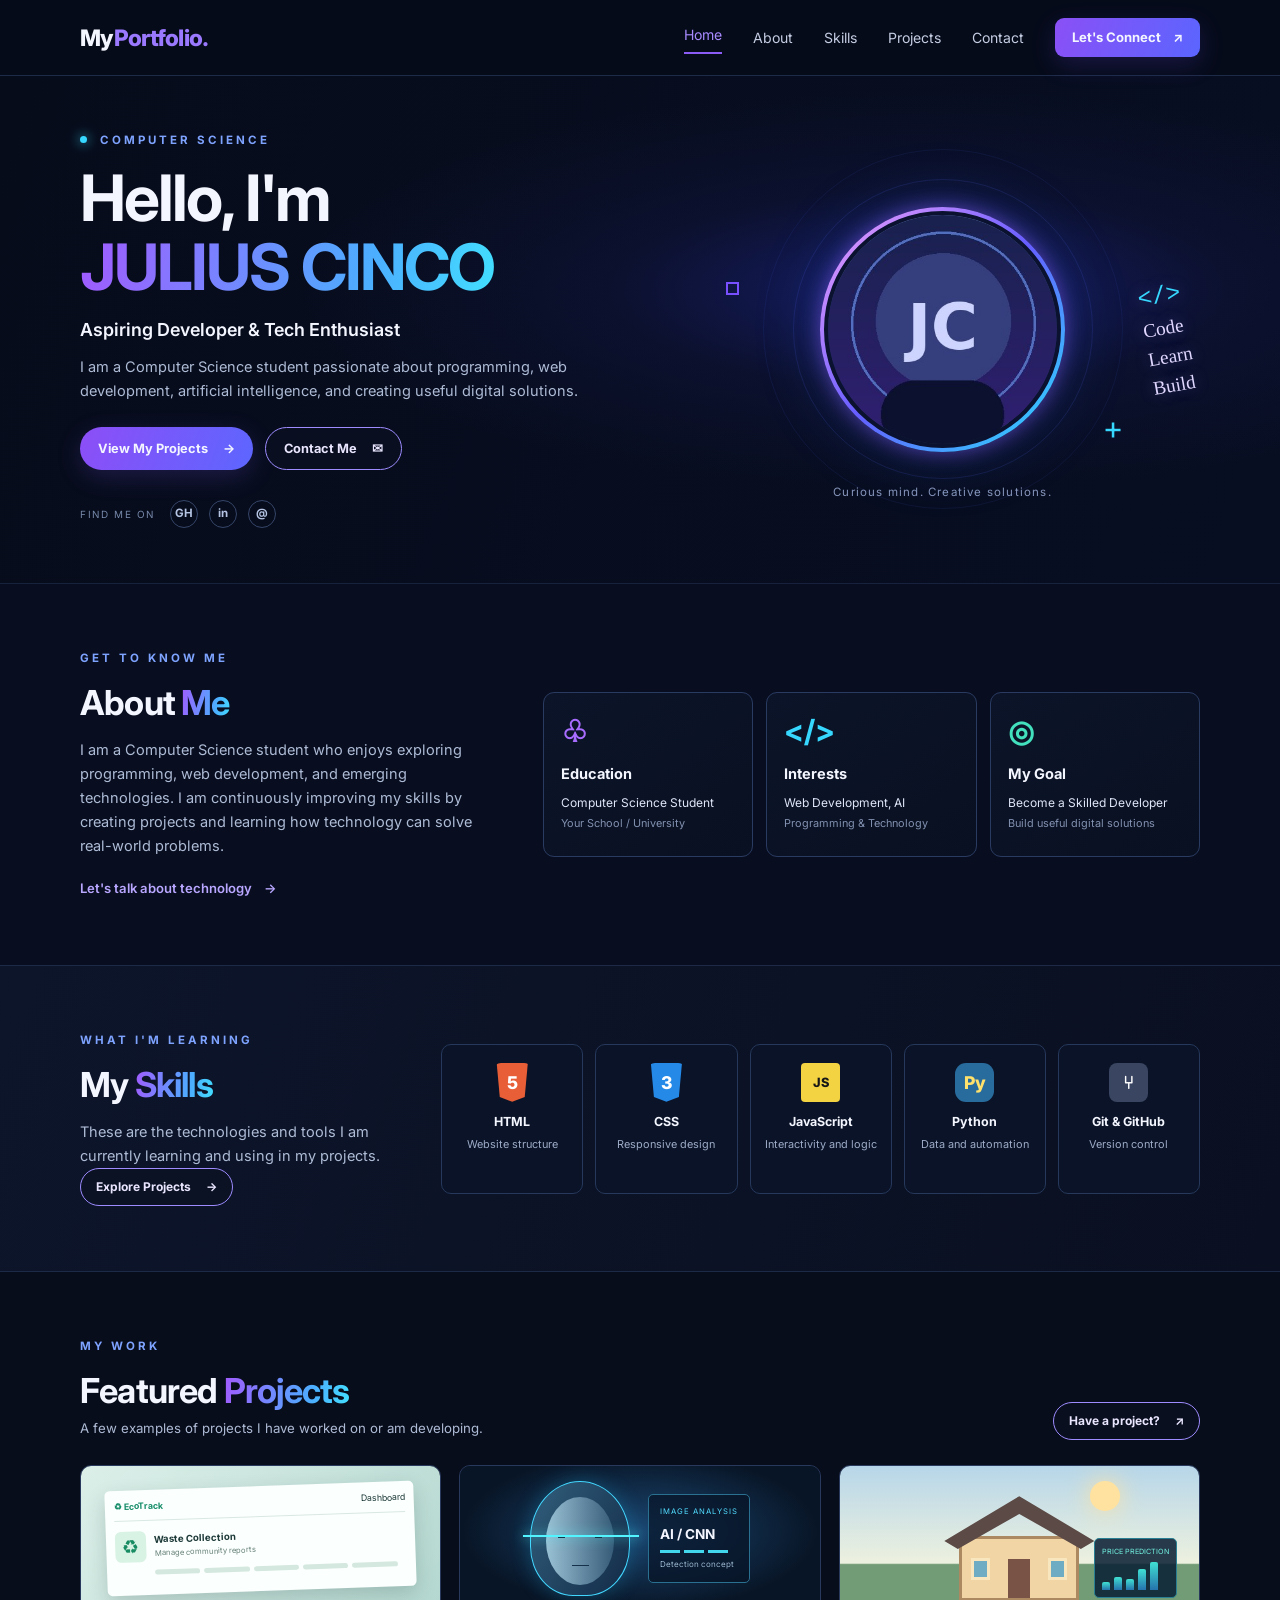
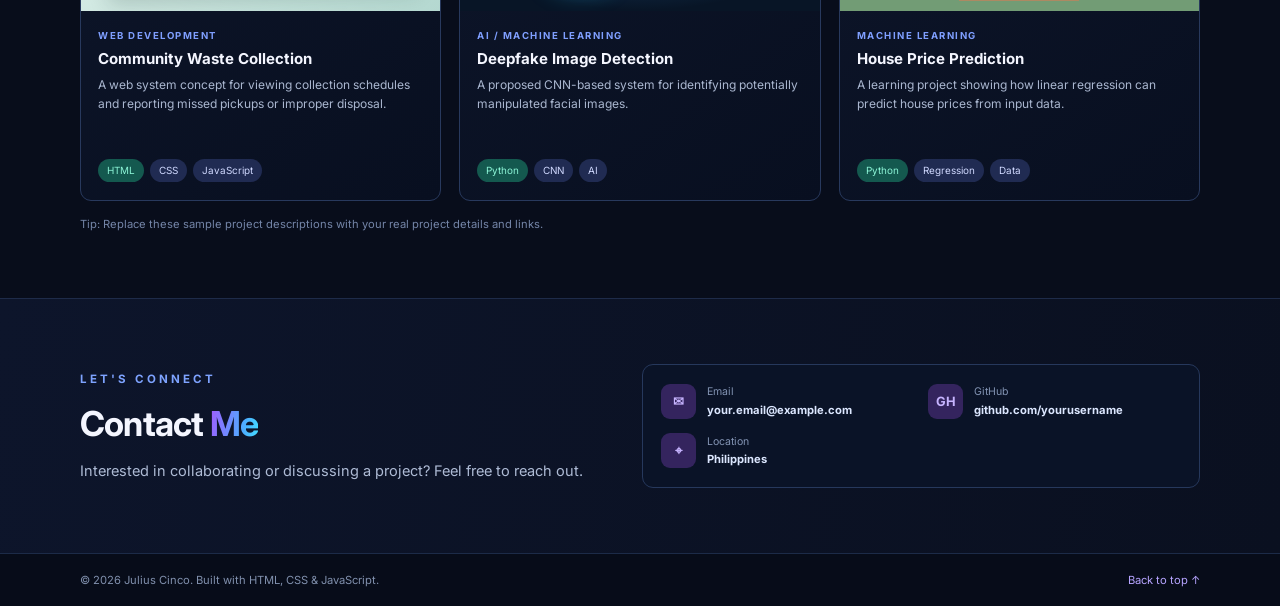
<file: portfolio_deploy_ready/index.html>
<!DOCTYPE html>
<html lang="en">

<head>
  <meta charset="UTF-8">
  <meta name="viewport" content="width=device-width, initial-scale=1.0">
  <meta name="description" content="Computer Science portfolio showcasing skills, projects, and contact information.">
  <title>MyPortfolio | Computer Science</title>
  <link rel="stylesheet" href="style.css">
</head>

<body>
  <header class="site-header">
    <nav class="navbar container" aria-label="Main navigation">
      <a class="logo" href="#home">My<span>Portfolio.</span></a>
      <button class="menu-toggle" id="menu-toggle" aria-label="Toggle menu" aria-expanded="false">☰</button>
      <ul class="nav-links" id="nav-links">
        <li><a class="nav-link active" href="#home">Home</a></li>
        <li><a class="nav-link" href="#about">About</a></li>
        <li><a class="nav-link" href="#skills">Skills</a></li>
        <li><a class="nav-link" href="#projects">Projects</a></li>
        <li><a class="nav-link" href="#contact">Contact</a></li>
        <li><a class="resume-button" href="#contact">Let's Connect <span aria-hidden="true">↗</span></a></li>
      </ul>
    </nav>
  </header>

  <main>
    <section class="hero section-anchor" id="home">
      <div class="container hero-grid">
        <div class="hero-copy">
          <p class="eyebrow"><span class="eyebrow-dot"></span> COMPUTER SCIENCE </p>
          <h1>Hello, I'm<br><span class="gradient-text">JULIUS CINCO</span></h1>
          <h2>Aspiring Developer &amp; Tech Enthusiast</h2>
          <p class="hero-description">I am a Computer Science student passionate about programming, web development, artificial
            intelligence, and creating useful digital solutions.</p>
          <div class="hero-actions">
            <a class="button button-primary" href="#projects">View My Projects <span aria-hidden="true">→</span></a>
            <a class="button button-outline" href="#contact">Contact Me <span aria-hidden="true">✉</span></a>
          </div>
          <div class="hero-socials" aria-label="Social links">
            <span>FIND ME ON</span>
            <a href="https://github.com/" target="_blank" rel="noreferrer" aria-label="GitHub">GH</a>
            <a href="https://www.linkedin.com/" target="_blank" rel="noreferrer" aria-label="LinkedIn">in</a>
            <a href="#contact" aria-label="Email">@</a>
          </div>
        </div>
        <div class="hero-visual">
          <div class="orbit orbit-one"></div>
          <div class="orbit orbit-two"></div>
          <div class="profile-frame">
            <div class="profile-inner">
              <div class="avatar-art" aria-label="Profile picture">
                <!-- CSS illustration appears automatically if pict/denji.jpg is unavailable. -->
                <div class="avatar-halo"></div>
                <div class="avatar-neck"></div>
                <div class="avatar-face">
                  <span class="eye eye-left"></span>
                  <span class="eye eye-right"></span>
                  <span class="nose"></span>
                  <span class="mouth"></span>
                </div>
                <div class="avatar-hair"></div>
                <div class="avatar-body"></div>
                <div class="avatar-hood"></div>
                <img src="pict/denji.jpg" alt="My profile photo" class="real-profile-photo" id="profile-photo">
              </div>
            </div>
          </div>
          <div class="floating-code"><span>&lt;/&gt;</span><br>Code<br>Learn<br>Build</div>
          <div class="decor decor-square"></div>
          <div class="decor decor-cross">+</div>
          <p class="visual-caption">Curious mind. Creative solutions.</p>
        </div>
      </div>
      <div class="hero-bottom-line"></div>
    </section>

    <section class="section about-section section-anchor" id="about">
      <div class="container about-grid">
        <div class="section-intro">
          <p class="eyebrow">GET TO KNOW ME</p>
          <h2 class="section-title">About <span class="gradient-text">Me</span></h2>
          <p>I am a Computer Science student who enjoys exploring programming, web development, and emerging
            technologies. I am continuously improving my skills by creating projects and learning how technology can
            solve real-world problems.</p>
          <a class="text-link" href="#contact">Let's talk about technology <span>→</span></a>
        </div>
        <div class="about-cards">
          <article class="mini-card">
            <div class="card-icon purple-icon">♧</div>
            <h3>Education</h3>
            <p>Computer Science Student</p><small>Your School / University</small>
          </article>
          <article class="mini-card">
            <div class="card-icon cyan-icon">&lt;/&gt;</div>
            <h3>Interests</h3>
            <p>Web Development, AI</p><small>Programming &amp; Technology</small>
          </article>
          <article class="mini-card">
            <div class="card-icon green-icon">◎</div>
            <h3>My Goal</h3>
            <p>Become a Skilled Developer</p><small>Build useful digital solutions</small>
          </article>
        </div>
      </div>
    </section>

    <section class="section skills-section section-anchor" id="skills">
      <div class="container skills-layout">
        <div class="section-intro">
          <p class="eyebrow">WHAT I'M LEARNING</p>
          <h2 class="section-title">My <span class="gradient-text">Skills</span></h2>
          <p>These are the technologies and tools I am currently learning and using in my projects.</p>
          <a class="button button-outline small-button" href="#projects">Explore Projects <span>→</span></a>
        </div>
        <div class="skills-grid">
          <article class="skill-card">
            <div class="skill-logo html-logo">5</div>
            <h3>HTML</h3>
            <p>Website structure</p>
          </article>
          <article class="skill-card">
            <div class="skill-logo css-logo">3</div>
            <h3>CSS</h3>
            <p>Responsive design</p>
          </article>
          <article class="skill-card">
            <div class="skill-logo js-logo">JS</div>
            <h3>JavaScript</h3>
            <p>Interactivity and logic</p>
          </article>
          <article class="skill-card">
            <div class="skill-logo python-logo">Py</div>
            <h3>Python</h3>
            <p>Data and automation</p>
          </article>
          <article class="skill-card">
            <div class="skill-logo git-logo">⑂</div>
            <h3>Git &amp; GitHub</h3>
            <p>Version control</p>
          </article>
        </div>
      </div>
    </section>

    <section class="section projects-section section-anchor" id="projects">
      <div class="container">
        <div class="projects-heading">
          <div>
            <p class="eyebrow">MY WORK</p>
            <h2 class="section-title">Featured <span class="gradient-text">Projects</span></h2>
            <p class="section-subtitle">A few examples of projects I have worked on or am developing.</p>
          </div>
          <a class="button button-outline small-button" href="#contact">Have a project? <span>↗</span></a>
        </div>
        <div class="projects-grid">
          <article class="project-card">
            <div class="project-art waste-art">
              <div class="waste-window">
                <div class="mock-nav"><b>♻ EcoTrack</b><span>Dashboard</span></div>
                <div class="mock-content">
                  <div class="mock-green-icon">♻</div>
                  <div><strong>Waste Collection</strong><small>Manage community reports</small></div>
                </div>
                <div class="mock-bars"><i></i><i></i><i></i><i></i><i></i></div>
              </div>
            </div>
            <div class="project-content">
              <p class="project-category">WEB DEVELOPMENT</p>
              <h3>Community Waste Collection</h3>
              <p>A web system concept for viewing collection schedules and reporting missed pickups or improper
                disposal.</p>
              <div class="tags"><span>HTML</span><span>CSS</span><span>JavaScript</span></div>
            </div>
          </article>
          <article class="project-card">
            <div class="project-art deepfake-art">
              <div class="scan-face">
                <div class="scan-head"><i></i><i></i><b></b></div>
                <div class="scan-line"></div>
              </div>
              <div class="scan-panel"><span>IMAGE ANALYSIS</span><strong>AI / CNN</strong>
                <div class="scan-bars"><i></i><i></i><i></i></div><small>Detection concept</small>
              </div>
            </div>
            <div class="project-content">
              <p class="project-category">AI / MACHINE LEARNING</p>
              <h3>Deepfake Image Detection</h3>
              <p>A proposed CNN-based system for identifying potentially manipulated facial images.</p>
              <div class="tags"><span>Python</span><span>CNN</span><span>AI</span></div>
            </div>
          </article>
          <article class="project-card">
            <div class="project-art house-art">
              <div class="house-scene">
                <div class="sun"></div>
                <div class="house-roof"></div>
                <div class="house-front">
                  <div class="window"></div>
                  <div class="door"></div>
                  <div class="window"></div>
                </div>
                <div class="chart"><span>PRICE PREDICTION</span>
                  <div class="chart-bars"><i></i><i></i><i></i><i></i><i></i></div>
                </div>
              </div>
            </div>
            <div class="project-content">
              <p class="project-category">MACHINE LEARNING</p>
              <h3>House Price Prediction</h3>
              <p>A learning project showing how linear regression can predict house prices from input data.</p>
              <div class="tags"><span>Python</span><span>Regression</span><span>Data</span></div>
            </div>
          </article>
        </div>
        <p class="project-note">Tip: Replace these sample project descriptions with your real project details and links.
        </p>
      </div>
    </section>

    <section class="section contact-section section-anchor" id="contact">
      <div class="container contact-layout">
        <div>
          <p class="eyebrow">LET'S CONNECT</p>
          <h2 class="section-title">Contact <span class="gradient-text">Me</span></h2>
          <p>Interested in collaborating or discussing a project? Feel free to reach out.</p>
        </div>
        <div class="contact-details">
          <a href="mailto:your.email@example.com"><span
              class="contact-symbol">✉</span><span><small>Email</small><strong>your.email@example.com</strong></span></a>
          <a href="https://github.com/" target="_blank" rel="noreferrer"><span
              class="contact-symbol">GH</span><span><small>GitHub</small><strong>github.com/yourusername</strong></span></a>
          <div><span class="contact-symbol">⌖</span><span><small>Location</small><strong>Philippines</strong></span>
          </div>
        </div>
      </div>
    </section>
  </main>

  <footer class="site-footer">
    <div class="container footer-inner">
      <p>© <span id="year"></span> Julius Cinco. Built with HTML, CSS &amp; JavaScript.</p><a href="#home"
        class="back-top">Back to top ↑</a>
    </div>
  </footer>
  <script src="script.js"></script>
</body>

</html>
</file>
<file: portfolio_deploy_ready/style.css>
@import url('https://fonts.googleapis.com/css2?family=Inter:wght@400;500;600;700;800&display=swap');

:root {
  --bg: #070c1b;
  --bg-soft: #0b1226;
  --card: #0c1429;
  --line: #243456;
  --text: #f4f6ff;
  --muted: #aebbd5;
  --purple: #8b5cf6;
  --cyan: #37d8ff;
  --green: #43e0bd;
}

* {
  box-sizing: border-box;
  margin: 0;
  padding: 0;
}

html {
  scroll-behavior: smooth;
  scroll-padding-top: 85px;
}

body {
  font-family: Inter, Arial, sans-serif;
  color: var(--text);
  background: var(--bg);
  line-height: 1.65;
}

a {
  color: inherit;
  text-decoration: none;
}

button {
  font: inherit;
}

.container {
  width: min(1120px, calc(100% - 48px));
  margin-inline: auto;
}

.site-header {
  height: 76px;
  position: sticky;
  top: 0;
  z-index: 20;
  background: rgba(7, 12, 27, .92);
  border-bottom: 1px solid rgba(64, 88, 137, .42);
  backdrop-filter: blur(18px);
}

.navbar {
  display: flex;
  align-items: center;
  justify-content: space-between;
  height: 100%;
}

.logo {
  font-size: 1.42rem;
  font-weight: 800;
  letter-spacing: -.7px;
}

.logo span {
  color: #9b79ff;
}

.nav-links {
  display: flex;
  align-items: center;
  gap: 31px;
  list-style: none;
}

.nav-link {
  color: #c4cde2;
  font-size: .88rem;
  transition: color .2s;
}

.nav-link:hover,
.nav-link.active {
  color: #a88aff;
}

.nav-link.active::after {
  content: "";
  display: block;
  height: 2px;
  background: var(--purple);
  margin-top: 5px;
}

.resume-button {
  display: inline-flex;
  gap: 12px;
  align-items: center;
  background: linear-gradient(110deg, #8a50f6, #5b65ff);
  padding: 9px 17px;
  border-radius: 9px;
  font-size: .82rem;
  font-weight: 700;
  box-shadow: 0 8px 25px #6545e733;
}

.menu-toggle {
  display: none;
  color: white;
  background: transparent;
  border: 1px solid var(--line);
  border-radius: 8px;
  padding: 5px 10px;
  font-size: 1.3rem;
  cursor: pointer;
}

.hero {
  position: relative;
  overflow: hidden;
  background: radial-gradient(ellipse at 72% 42%, #161d63 0, rgba(13, 18, 52, .7) 24%, transparent 48%), linear-gradient(110deg, #070c1b, #080e22);
}

.hero-grid {
  min-height: 465px;
  display: grid;
  grid-template-columns: 1.05fr .95fr;
  align-items: center;
  gap: 36px;
  padding-block: 55px;
}

.eyebrow {
  color: #7ea3ff;
  letter-spacing: 3px;
  font-weight: 700;
  font-size: .72rem;
  margin-bottom: 13px;
}

.eyebrow-dot {
  display: inline-block;
  width: 7px;
  height: 7px;
  border-radius: 50%;
  background: var(--cyan);
  margin: 0 7px 1px 0;
  box-shadow: 0 0 12px var(--cyan);
}

.hero h1 {
  font-size: clamp(2.8rem, 5vw, 4.3rem);
  line-height: 1.08;
  letter-spacing: -2px;
  margin-bottom: 14px;
}

.gradient-text {
  color: #9d7cff;
  background: linear-gradient(100deg, #a25aff, #4caeff 70%, #42dfff);
  -webkit-background-clip: text;
  background-clip: text;
  -webkit-text-fill-color: transparent;
}

.hero h2 {
  font-size: 1.12rem;
  font-weight: 600;
  margin-bottom: 10px;
}

.hero-description,
.section-intro>p:not(.eyebrow),
.contact-layout>div:first-child>p:not(.eyebrow) {
  color: var(--muted);
  font-size: .91rem;
  max-width: 540px;
}

.hero-actions {
  display: flex;
  flex-wrap: wrap;
  gap: 12px;
  margin-top: 24px;
}

.button {
  display: inline-flex;
  align-items: center;
  justify-content: center;
  gap: 15px;
  padding: 10px 18px;
  border-radius: 24px;
  font-size: .8rem;
  font-weight: 700;
  transition: transform .2s, box-shadow .2s;
}

.button:hover,
.resume-button:hover {
  transform: translateY(-2px);
}

.button-primary {
  background: linear-gradient(110deg, #8d4ef7, #5d66ff);
  box-shadow: 0 7px 24px #7251ed35;
}

.button-outline {
  border: 1px solid #9d8bff;
  color: #e9e5ff;
  background: #0b1122aa;
}

.small-button {
  padding: 8px 15px;
  font-size: .75rem;
}

.hero-socials {
  display: flex;
  align-items: center;
  gap: 11px;
  margin-top: 30px;
}

.hero-socials>span {
  color: #7688aa;
  font-size: .62rem;
  letter-spacing: 1.6px;
  margin-right: 4px;
}

.hero-socials a {
  width: 28px;
  height: 28px;
  display: grid;
  place-items: center;
  border: 1px solid #354568;
  color: #b6c5e4;
  border-radius: 50%;
  font-size: .72rem;
  font-weight: 700;
}

.hero-visual {
  position: relative;
  min-height: 340px;
  display: grid;
  place-items: center;
}

.profile-frame {
  position: relative;
  width: 245px;
  height: 245px;
  padding: 4px;
  border-radius: 50%;
  background: linear-gradient(135deg, #f6a2ff, #665dff, #27e3ff);
  box-shadow: 0 0 20px #8c5cff88, 0 0 65px #2d66ff40;
  z-index: 2;
}

.profile-inner {
  width: 100%;
  height: 100%;
  overflow: hidden;
  border: 4px solid #0a1230;
  border-radius: 50%;
  background: radial-gradient(circle at 50% 20%, #667fbd, #17254c 66%, #080d1d);
}

.real-profile-photo {
  width: 100%;
  height: 100%;
  object-fit: cover;
  object-position: center;
  border-radius: 50%;
  display: block;
}

.avatar-art {
  height: 100%;
  position: relative;
  overflow: hidden;
}

.avatar-halo {
  position: absolute;
  width: 180px;
  height: 180px;
  left: 28px;
  top: 20px;
  border-radius: 50%;
  background: linear-gradient(140deg, #a6caff, #496ac0);
  opacity: .45;
}

.avatar-body {
  position: absolute;
  width: 190px;
  height: 110px;
  left: 23px;
  bottom: -20px;
  border-radius: 48% 48% 0 0;
  background: linear-gradient(110deg, #050914, #18223b 52%, #050914);
  z-index: 4;
}

.avatar-hood {
  position: absolute;
  width: 128px;
  height: 112px;
  left: 53px;
  bottom: -9px;
  border-radius: 45% 45% 0 0;
  border: 9px solid #26344e;
  border-bottom: 0;
  z-index: 5;
}

.avatar-neck {
  position: absolute;
  z-index: 3;
  width: 45px;
  height: 55px;
  top: 144px;
  left: 99px;
  background: #b87965;
}

.avatar-face {
  position: absolute;
  z-index: 3;
  width: 91px;
  height: 117px;
  left: 76px;
  top: 48px;
  border-radius: 44% 45% 48% 48%;
  background: linear-gradient(110deg, #e3ad91, #bd806a);
  transform: rotate(-3deg);
}

.avatar-hair {
  position: absolute;
  z-index: 4;
  width: 108px;
  height: 70px;
  top: 38px;
  left: 69px;
  border-radius: 52% 48% 25% 22%;
  background: #10121d;
  transform: rotate(-5deg);
  box-shadow: inset 12px 4px 0 #242739;
}

.eye {
  position: absolute;
  top: 48px;
  width: 7px;
  height: 4px;
  border-radius: 50%;
  background: #26202a;
}

.eye-left {
  left: 20px;
}

.eye-right {
  right: 20px;
}

.nose {
  position: absolute;
  top: 51px;
  left: 44px;
  width: 8px;
  height: 15px;
  border-right: 1px solid #9b6257;
  transform: rotate(10deg);
}

.mouth {
  position: absolute;
  top: 78px;
  left: 36px;
  width: 19px;
  height: 5px;
  border-bottom: 2px solid #7b3d42;
  border-radius: 50%;
}

.orbit {
  position: absolute;
  width: 300px;
  height: 300px;
  border: 1px solid #5c67ff25;
  border-radius: 50%;
}

.orbit-two {
  width: 360px;
  height: 360px;
  border-color: #4c74ff16;
}

.floating-code {
  position: absolute;
  right: 2%;
  top: 35%;
  z-index: 3;
  color: #e0d7ff;
  font-family: cursive;
  font-size: 1.2rem;
  line-height: 1.5;
  transform: rotate(-10deg);
  text-shadow: 0 0 15px #9d8bff66;
}

.floating-code span {
  font-family: monospace;
  font-size: 1.5rem;
  color: var(--cyan);
}

.decor {
  position: absolute;
  color: #875aff;
  font-size: 2rem;
}

.decor-square {
  width: 13px;
  height: 13px;
  border: 2px solid #7850ff;
  left: 8%;
  top: 36%;
}

.decor-cross {
  right: 15%;
  bottom: 13%;
  color: var(--cyan);
}

.visual-caption {
  position: absolute;
  bottom: -3px;
  color: #8796bb;
  font-size: .72rem;
  letter-spacing: 1.2px;
}

.hero-bottom-line {
  height: 1px;
  background: #24345688;
}

.section {
  padding-block: 65px;
}

.about-section {
  background: #080e20;
}

.about-grid {
  display: grid;
  grid-template-columns: .9fr 1.45fr;
  align-items: center;
  gap: 55px;
}

.section-title {
  font-size: 2.15rem;
  line-height: 1.25;
  letter-spacing: -.8px;
  margin-bottom: 14px;
}

.text-link {
  display: inline-flex;
  gap: 12px;
  margin-top: 20px;
  font-size: .82rem;
  color: #b9a6ff;
  font-weight: 600;
}

.about-cards {
  display: grid;
  grid-template-columns: repeat(3, 1fr);
  gap: 13px;
}

.mini-card {
  min-height: 165px;
  padding: 19px 17px;
  border: 1px solid #2a3b61;
  border-radius: 11px;
  background: linear-gradient(145deg, #0c1429, #091021);
  transition: transform .2s, border-color .2s;
}

.mini-card:hover,
.skill-card:hover,
.project-card:hover {
  transform: translateY(-4px);
  border-color: #7465d8;
}

.card-icon {
  font-size: 1.9rem;
  line-height: 1.3;
  margin-bottom: 10px;
  font-weight: 700;
}

.purple-icon {
  color: #a86cff;
}

.cyan-icon {
  color: var(--cyan);
}

.green-icon {
  color: var(--green);
}

.mini-card h3 {
  font-size: .91rem;
  margin-bottom: 7px;
}

.mini-card p {
  font-size: .75rem;
  color: #dfe6f8;
}

.mini-card small {
  display: block;
  color: #8291b0;
  font-size: .68rem;
  margin-top: 3px;
}

.skills-section {
  background: linear-gradient(110deg, #0d152b, #0a1021);
  border-block: 1px solid #1c2a48;
}

.skills-layout {
  display: grid;
  grid-template-columns: .75fr 1.8fr;
  align-items: center;
  gap: 45px;
}

.skills-grid {
  display: grid;
  grid-template-columns: repeat(5, 1fr);
  gap: 12px;
}

.skill-card {
  min-height: 150px;
  padding: 18px 9px;
  text-align: center;
  background: #0a1327;
  border: 1px solid #26385b;
  border-radius: 10px;
  transition: .2s;
}

.skill-logo {
  height: 39px;
  width: 39px;
  margin: 0 auto 10px;
  display: grid;
  place-items: center;
  border-radius: 8px;
  font-weight: 800;
  font-size: 1.1rem;
}

.html-logo {
  color: white;
  background: #e85e36;
  clip-path: polygon(10% 0, 90% 0, 82% 88%, 50% 100%, 18% 88%);
}

.css-logo {
  color: white;
  background: #2589e8;
  clip-path: polygon(10% 0, 90% 0, 82% 88%, 50% 100%, 18% 88%);
}

.js-logo {
  color: #171717;
  background: #f4d343;
  font-size: .8rem;
  border-radius: 4px;
}

.python-logo {
  color: #ffe16b;
  background: #286b9d;
  border-radius: 11px;
}

.git-logo {
  color: #fff;
  background: #3a4561;
}

.skill-card h3 {
  font-size: .78rem;
  margin-bottom: 5px;
}

.skill-card p {
  color: #9eacc8;
  font-size: .68rem;
  line-height: 1.45;
}

.projects-section {
  background: #080d1b;
}

.projects-heading {
  display: flex;
  justify-content: space-between;
  align-items: end;
  gap: 20px;
  margin-bottom: 25px;
}

.projects-heading .section-title {
  margin-bottom: 6px;
}

.section-subtitle {
  color: var(--muted);
  font-size: .83rem;
}

.projects-grid {
  display: grid;
  grid-template-columns: repeat(3, 1fr);
  gap: 18px;
}

.project-card {
  border: 1px solid #28395d;
  border-radius: 11px;
  overflow: hidden;
  background: linear-gradient(145deg, #0d1529, #080f20);
  transition: transform .2s, border-color .2s;
}

.project-art {
  height: 145px;
  display: flex;
  align-items: center;
  justify-content: center;
  overflow: hidden;
  position: relative;
}

.waste-art {
  background: linear-gradient(130deg, #dcefe9, #b4d8d0);
}

.waste-window {
  width: 86%;
  height: 105px;
  background: #fbfffd;
  border-radius: 5px;
  box-shadow: 0 8px 20px #142e2d30;
  color: #1d3a39;
  padding: 9px;
  transform: rotate(-2deg);
}

.mock-nav {
  display: flex;
  justify-content: space-between;
  font-size: .55rem;
  border-bottom: 1px solid #d9e8e4;
  padding-bottom: 6px;
}

.mock-nav b {
  color: #168d69;
}

.mock-content {
  display: flex;
  align-items: center;
  gap: 8px;
  margin-top: 10px;
}

.mock-green-icon {
  width: 31px;
  height: 31px;
  display: grid;
  place-items: center;
  background: #d8f2e4;
  border-radius: 6px;
  color: #178b62;
  font-size: 1.2rem;
}

.mock-content strong,
.mock-content small {
  display: block;
}

.mock-content strong {
  font-size: .6rem;
}

.mock-content small {
  font-size: .48rem;
  color: #68827b;
}

.mock-bars {
  display: flex;
  gap: 4px;
  margin: 8px 0 0 39px;
}

.mock-bars i {
  display: block;
  height: 5px;
  width: 18%;
  background: #d4e8df;
  border-radius: 5px;
}

.deepfake-art {
  background: radial-gradient(ellipse at 50% 45%, #1b4772, #081526 70%);
}

.scan-face {
  width: 100px;
  height: 115px;
  position: relative;
  border: 1px solid #42d7ff;
  border-radius: 50% 50% 43% 43%;
  background: linear-gradient(120deg, #315f7c, #132b48);
  box-shadow: 0 0 20px #25c9ff40;
}

.scan-head {
  position: absolute;
  inset: 15px 15px 10px;
  border-radius: 50%;
  background: linear-gradient(90deg, #9ac2d5, #365b78);
}

.scan-head i {
  position: absolute;
  top: 38px;
  width: 7px;
  height: 3px;
  background: #091a2d;
}

.scan-head i:first-child {
  left: 12px;
}

.scan-head i:nth-child(2) {
  right: 12px;
}

.scan-head b {
  position: absolute;
  left: 26px;
  bottom: 19px;
  width: 17px;
  height: 4px;
  border-bottom: 1px solid #15324a;
}

.scan-line {
  position: absolute;
  top: 47%;
  left: -8px;
  width: 116px;
  height: 2px;
  background: #52f4ff;
  box-shadow: 0 0 12px #52f4ff;
}

.scan-panel {
  margin-left: 18px;
  padding: 11px;
  border: 1px solid #2a7191;
  border-radius: 5px;
  background: #061324aa;
}

.scan-panel span,
.scan-panel strong,
.scan-panel small {
  display: block;
}

.scan-panel span {
  font-size: .48rem;
  color: #52dcff;
  letter-spacing: 1px;
}

.scan-panel strong {
  font-size: .85rem;
  margin: 4px 0;
}

.scan-panel small {
  color: #9bb8d0;
  font-size: .5rem;
}

.scan-bars {
  display: flex;
  gap: 4px;
  margin: 5px 0;
}

.scan-bars i {
  width: 20px;
  height: 3px;
  background: #43d7ed;
}

.house-art {
  background: linear-gradient(#b7d6e9, #edf1df 67%, #729c75 68%);
}

.house-scene {
  position: relative;
  width: 100%;
  height: 100%;
  display: flex;
  align-items: center;
  justify-content: center;
}

.sun {
  position: absolute;
  right: 22%;
  top: 15px;
  width: 30px;
  height: 30px;
  background: #ffe2a0;
  border-radius: 50%;
  box-shadow: 0 0 25px #ffe2a0;
}

.house-roof {
  position: absolute;
  top: 30px;
  width: 150px;
  height: 66px;
  background: #5b4a46;
  clip-path: polygon(50% 0, 100% 68%, 91% 80%, 50% 27%, 9% 80%, 0 68%);
  z-index: 2;
}

.house-front {
  position: absolute;
  top: 70px;
  width: 120px;
  height: 65px;
  background: #f2d5a4;
  border: 3px solid #ad8962;
  display: flex;
  align-items: center;
  justify-content: space-around;
}

.window {
  width: 19px;
  height: 22px;
  background: #6eacc4;
  border: 3px solid #f8e6bf;
}

.door {
  width: 22px;
  height: 39px;
  background: #795345;
  align-self: end;
}

.chart {
  position: absolute;
  right: 6%;
  bottom: 13px;
  background: #0a2034dd;
  border: 1px solid #2a8092;
  padding: 7px;
  border-radius: 5px;
  color: #72f1e1;
  font-size: .45rem;
}

.chart-bars {
  display: flex;
  align-items: end;
  height: 28px;
  gap: 4px;
  margin-top: 4px;
}

.chart-bars i {
  width: 8px;
  background: linear-gradient(#40e1d3, #2573ad);
  border-radius: 2px 2px 0 0;
}

.chart-bars i:nth-child(1) {
  height: 30%
}

.chart-bars i:nth-child(2) {
  height: 48%
}

.chart-bars i:nth-child(3) {
  height: 40%
}

.chart-bars i:nth-child(4) {
  height: 75%
}

.chart-bars i:nth-child(5) {
  height: 100%
}

.project-content {
  padding: 17px 17px 18px;
}

.project-category {
  color: #7f9fff;
  font-size: .6rem;
  font-weight: 700;
  letter-spacing: 1.5px;
  margin-bottom: 5px;
}

.project-content h3 {
  font-size: .94rem;
  line-height: 1.35;
  margin-bottom: 7px;
}

.project-content>p:not(.project-category) {
  color: #aab7d0;
  font-size: .75rem;
  line-height: 1.55;
  min-height: 70px;
}

.tags {
  display: flex;
  flex-wrap: wrap;
  gap: 6px;
  margin-top: 13px;
}

.tags span {
  background: #202b52;
  color: #d0d9ff;
  padding: 3px 9px;
  border-radius: 15px;
  font-size: .62rem;
}

.tags span:first-child {
  background: #14594f;
  color: #8cf5d7;
}

.project-note {
  color: #7485a8;
  font-size: .7rem;
  margin-top: 14px;
}

.contact-section {
  background: linear-gradient(100deg, #0d152b, #0a1020);
  border-top: 1px solid #1e2b49;
}

.contact-layout {
  display: grid;
  grid-template-columns: 1fr 1.1fr;
  align-items: center;
  gap: 55px;
}

.contact-details {
  display: grid;
  grid-template-columns: 1fr 1fr;
  gap: 14px;
  padding: 18px;
  border: 1px solid #26385c;
  border-radius: 11px;
  background: #0a1327;
}

.contact-details>a,
.contact-details>div {
  display: flex;
  align-items: center;
  gap: 11px;
  min-width: 0;
}

.contact-symbol {
  display: grid;
  place-items: center;
  flex-shrink: 0;
  width: 35px;
  height: 35px;
  border-radius: 9px;
  color: #c7b4ff;
  background: #34245e;
  font-size: .8rem;
  font-weight: 700;
}

.contact-details small,
.contact-details strong {
  display: block;
}

.contact-details small {
  color: #8394b4;
  font-size: .66rem;
}

.contact-details strong {
  color: #dce7ff;
  font-size: .7rem;
  overflow-wrap: anywhere;
}

.site-footer {
  border-top: 1px solid #1c2b48;
  background: #070c19;
  padding: 17px 0;
  color: #8090ad;
  font-size: .7rem;
}

.footer-inner {
  display: flex;
  justify-content: space-between;
  align-items: center;
  gap: 15px;
}

.back-top {
  color: #b6a4ff;
}

@media (max-width: 900px) {
  .nav-links {
    gap: 17px;
  }

  .hero-grid {
    gap: 15px;
  }

  .profile-frame {
    width: 215px;
    height: 215px;
  }

  .floating-code {
    right: -1%;
    font-size: 1rem;
  }

  .about-grid,
  .skills-layout {
    grid-template-columns: 1fr;
    gap: 28px;
  }

  .skills-grid {
    grid-template-columns: repeat(5, 1fr);
  }

  .mini-card {
    padding: 15px 12px;
  }

  .projects-grid {
    gap: 12px;
  }

  .project-content {
    padding: 14px;
  }
}

@media (max-width: 700px) {
  .container {
    width: min(100% - 34px, 540px);
  }

  .site-header {
    height: 68px;
  }

  .menu-toggle {
    display: block;
  }

  .nav-links {
    display: none;
    position: absolute;
    top: 67px;
    left: 0;
    right: 0;
    padding: 20px 25px 25px;
    background: #080e20;
    border-bottom: 1px solid var(--line);
    flex-direction: column;
    align-items: stretch;
    gap: 15px;
  }

  .nav-links.open {
    display: flex;
  }

  .nav-link.active::after {
    display: none;
  }

  .resume-button {
    justify-content: center;
  }

  .hero-grid {
    grid-template-columns: 1fr;
    padding-block: 55px 45px;
    text-align: center;
  }

  .hero-description {
    margin-inline: auto;
  }

  .hero-actions,
  .hero-socials {
    justify-content: center;
  }

  .hero-visual {
    min-height: 300px;
  }

  .profile-frame {
    width: 220px;
    height: 220px;
  }

  .orbit {
    width: 260px;
    height: 260px;
  }

  .orbit-two {
    width: 300px;
    height: 300px;
  }

  .floating-code {
    right: 3%;
  }

  .decor-square {
    left: 7%;
  }

  .section {
    padding-block: 48px;
  }

  .section-title {
    font-size: 1.9rem;
  }

  .about-cards {
    grid-template-columns: 1fr;
  }

  .mini-card {
    min-height: auto;
  }

  .skills-grid {
    grid-template-columns: repeat(2, 1fr);
  }

  .skill-card:last-child {
    grid-column: span 2;
  }

  .projects-heading {
    align-items: start;
    flex-direction: column;
  }

  .projects-grid {
    grid-template-columns: 1fr;
  }

  .project-art {
    height: 175px;
  }

  .project-content>p:not(.project-category) {
    min-height: auto;
  }

  .contact-layout {
    grid-template-columns: 1fr;
    gap: 25px;
  }

  .contact-details {
    grid-template-columns: 1fr;
  }

  .footer-inner {
    flex-direction: column;
    text-align: center;
  }
}

@media (prefers-reduced-motion: reduce) {

  *,
  *::before,
  *::after {
    scroll-behavior: auto !important;
    transition: none !important;
  }
}
/* Show the original CSS avatar if the optional photo is not yet uploaded. */
.real-profile-photo {
  position: absolute;
  inset: 0;
  z-index: 8;
}
.real-profile-photo[hidden] { display: none; }
</file>
